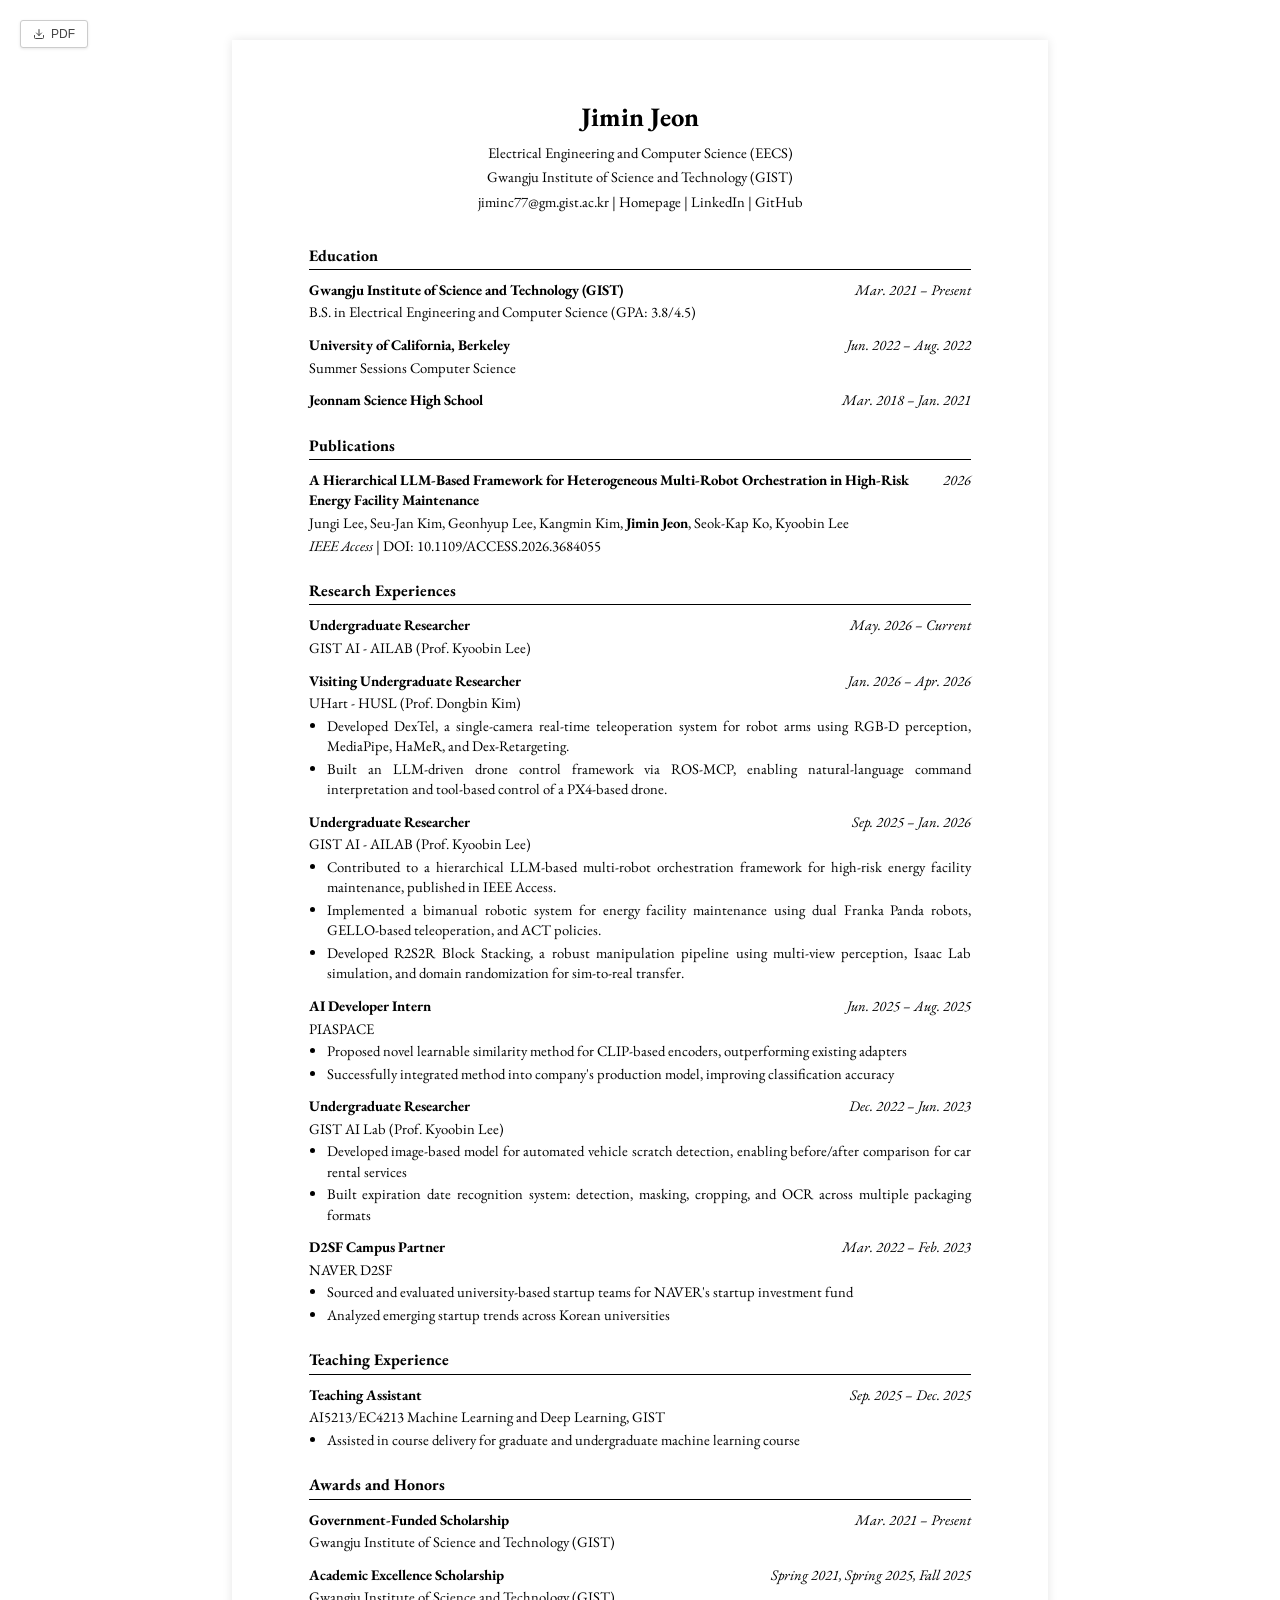
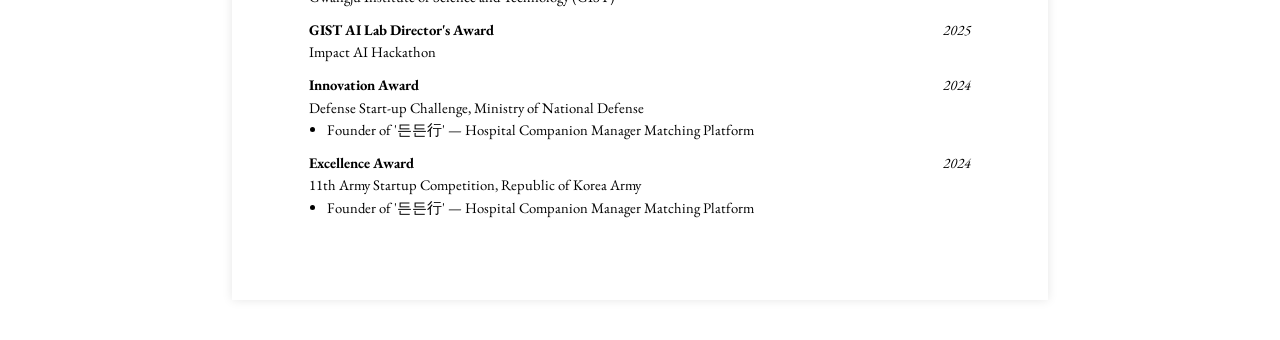
<file: cv.html>
<!DOCTYPE HTML>
<html lang="en">
  <head>
    <meta http-equiv="Content-Type" content="text/html; charset=UTF-8">
    <title>CV - Jimin Jeon</title>
    <meta name="author" content="Jimin Jeon">
    <meta name="viewport" content="width=device-width, initial-scale=1">
    <link rel="shortcut icon" href="images/favicon/favicon.ico" type="image/x-icon">
    <!-- Using EB Garamond for a polished academic look, similar to the reference's serif -->
    <link href="https://fonts.googleapis.com/css2?family=EB+Garamond:ital,wght@0,400;0,600;0,700;1,400&amp;display=swap"
      rel="stylesheet">
    <style>
      * {
        margin: 0;
        padding: 0;
        box-sizing: border-box;
      }

      body {
        font-family: 'EB Garamond', 'Times New Roman', serif;
        font-size: 11pt;
        line-height: 1.4;
        color: #000; /* Pure black for that LaTeX look */
        background: #fff;
      }

      .cv-container {
        max-width: 8.5in;
        margin: 0 auto;
        padding: 0.6in 0.8in; /* Matches the reference margins */
        min-height: 11in;
        position: relative;
      }

      /* Download Button - Top Left Fixed */
      .download-btn {
        position: fixed;
        top: 20px;
        left: 20px;
        background: white;
        color: #444;
        border: 1px solid #ccc;
        padding: 6px 12px;
        border-radius: 3px;
        font-family: sans-serif;
        font-size: 12px;
        cursor: pointer;
        text-decoration: none;
        display: flex;
        align-items: center;
        gap: 6px;
        z-index: 1000;
        transition: all 0.2s;
        box-shadow: 0 1px 3px rgba(0,0,0,0.1);
      }

      .download-btn:hover {
        background: #f5f5f5;
        border-color: #999;
        color: #000;
      }

      /* Header - Centered */
      .cv-header {
        text-align: center;
        margin-bottom: 2rem;
      }

      .cv-header h1 {
        font-size: 20pt; /* Large but not huge */
        font-weight: 700;
        margin-bottom: 8px;
        color: #000;
      }

      .header-details {
        font-size: 11pt;
        margin-bottom: 4px;
      }

      .header-contact a {
        color: #000;
        text-decoration: none;
      }

      .cv-container a {
        color: #000;
        text-decoration: none;
      }

      .cv-container a:hover {
        text-decoration: underline;
      }

      /* Sections */
      .cv-section {
        margin-bottom: 1.5rem;
      }

      .cv-section h2 {
        font-size: 12pt;
        font-weight: 700;
        border-bottom: 1px solid #000; /* Full width underline */
        padding-bottom: 2px;
        margin-bottom: 10px;
        color: #000;
      }

      /* Entries */
      .cv-entry {
        margin-bottom: 12px;
      }

      /* Line 1: Bold Title (Left) + Date (Right) */
      .entry-line-1 {
        display: flex;
        justify-content: space-between;
        align-items: baseline;
        gap: 16px;
        margin-bottom: 2px;
      }

      .entry-title {
        font-weight: 700;
        font-size: 11pt;
        flex: 1;
        min-width: 0;
      }

      .entry-date {
        font-style: italic;
        font-size: 11pt;
        text-align: right;
        flex-shrink: 0;
      }

      /* Line 2: Institution/Subtitle (Left) */
      .entry-line-2 {
        margin-bottom: 2px;
        font-size: 11pt;
      }

      /* Line 3+: Details */
      .entry-details ul {
        margin: 2px 0 0 18px; /* Indent bullets */
        padding: 0;
        list-style-type: disc;
      }

      .entry-details li {
        margin-bottom: 2px;
        text-align: justify;
        font-size: 11pt;
      }

      /* Misc Helpers */
      .bullet-point {
        margin-right: 4px;
      }

      /* Print Styles */
      @media print {
        @page {
          margin: 0.6in 0.8in;
          size: letter;
        }
        body {
          background: white;
          -webkit-print-color-adjust: exact;
        }
        .cv-container {
          padding: 0;
          margin: 0;
          width: 100%;
          max-width: 100%;
        }
        .download-btn, .back-link {
          display: none !important;
        }
        .cv-section {
          page-break-inside: avoid;
        }
      }

      /* Screen specific adjustments */
      @media screen {
        .cv-container {
          box-shadow: 0 0 10px rgba(0,0,0,0.1);
          margin-top: 40px;
          margin-bottom: 40px;
        }
      }
    </style>
  </head>

  <body>
    <!-- Download Button -->
    <button class="download-btn" onclick="window.print()">
      <svg width="12" height="12" viewBox="0 0 24 24" fill="none" stroke="currentColor" stroke-width="2" stroke-linecap="round" stroke-linejoin="round"><path d="M21 15v4a2 2 0 0 1-2 2H5a2 2 0 0 1-2-2v-4"></path><polyline points="7 10 12 15 17 10"></polyline><line x1="12" y1="15" x2="12" y2="3"></line></svg>
       PDF
    </button>

    <div class="cv-container">
      <!-- Header -->
      <header class="cv-header">
        <h1>Jimin Jeon</h1>
        <div class="header-details">Electrical Engineering and Computer Science (EECS)</div>
        <div class="header-details">Gwangju Institute of Science and Technology (GIST)</div>
        <div class="header-contact">
          <a href="mailto:jiminc77@gm.gist.ac.kr">jiminc77@gm.gist.ac.kr</a> |
          <a href="https://jiminc77.github.io/">Homepage</a> |
          <a href="https://www.linkedin.com/in/jimin-jeon-87782a283/">LinkedIn</a> |
          <a href="https://github.com/jiminc77">GitHub</a>
        </div>
      </header>

      <!-- Education Section -->
      <section class="cv-section">
        <h2>Education</h2>

        <div class="cv-entry">
          <div class="entry-line-1">
            <span class="entry-title">Gwangju Institute of Science and Technology (GIST)</span>
            <span class="entry-date">Mar. 2021 – Present</span>
          </div>
          <div class="entry-line-2">B.S. in Electrical Engineering and Computer Science (GPA: 3.8/4.5)</div>
        </div>

        <div class="cv-entry">
          <div class="entry-line-1">
            <span class="entry-title">University of California, Berkeley</span>
            <span class="entry-date">Jun. 2022 – Aug. 2022</span>
          </div>
          <div class="entry-line-2">Summer Sessions Computer Science</div>
        </div>

        <div class="cv-entry">
          <div class="entry-line-1">
            <span class="entry-title">Jeonnam Science High School</span>
            <span class="entry-date">Mar. 2018 – Jan. 2021</span>
          </div>
        </div>
      </section>

      <!-- Publications Section -->
      <section class="cv-section">
        <h2>Publications</h2>
      
        <div class="cv-entry">
          <div class="entry-line-1">
            <span class="entry-title">A Hierarchical LLM-Based Framework for Heterogeneous Multi-Robot Orchestration in
              High-Risk Energy Facility Maintenance</span>
            <span class="entry-date">2026</span>
          </div>
          <div class="entry-line-2">Jungi Lee, Seu-Jan Kim, Geonhyup Lee, Kangmin Kim, <strong>Jimin Jeon</strong>, Seok-Kap
            Ko, Kyoobin Lee</div>
          <div class="entry-line-2"><em>IEEE Access</em> | DOI: <a
              href="https://doi.org/10.1109/ACCESS.2026.3684055">10.1109/ACCESS.2026.3684055</a></div>
        </div>
      </section>

      <!-- Experience Section -->
      <section class="cv-section">
        <h2>Research Experiences</h2> <!-- Changed title to match reference style -->

          <div class="cv-entry">
            <div class="entry-line-1">
              <span class="entry-title">Undergraduate Researcher</span>
              <span class="entry-date">May. 2026 – Current</span>
            </div>
            <div class="entry-line-2">GIST AI - AILAB (Prof. Kyoobin Lee)</div>
          <div class="entry-details">
            <ul>
            </ul>
          </div>
        </div>

        <div class="cv-entry">
          <div class="entry-line-1">
            <span class="entry-title">Visiting Undergraduate Researcher</span>
            <span class="entry-date">Jan. 2026 – Apr. 2026</span>
            </div>
            <div class="entry-line-2">UHart - HUSL (Prof. Dongbin Kim)</div>
            <div class="entry-details">
              <ul>
                <li>Developed DexTel, a single-camera real-time teleoperation system for robot arms using RGB-D perception,
                  MediaPipe, HaMeR, and Dex-Retargeting.</li>
                <li>Built an LLM-driven drone control framework via ROS-MCP, enabling natural-language command interpretation and
                  tool-based control of a PX4-based drone.</li>
              </ul>
          </div>
          </div>
          
          <div class="cv-entry">
            <div class="entry-line-1">
              <span class="entry-title">Undergraduate Researcher</span>
              <span class="entry-date">Sep. 2025 – Jan. 2026</span>
            </div>
            <div class="entry-line-2">GIST AI - AILAB (Prof. Kyoobin Lee)</div>
          <div class="entry-details">
            <ul>
              <li>Contributed to a hierarchical LLM-based multi-robot orchestration framework for high-risk energy facility
                maintenance, published in IEEE Access.</li>
              <li>Implemented a bimanual robotic system for energy facility maintenance using dual Franka Panda robots, GELLO-based
                teleoperation, and ACT policies.</li>
              <li>Developed R2S2R Block Stacking, a robust manipulation pipeline using multi-view perception, Isaac Lab simulation,
                and domain randomization for sim-to-real transfer.</li>
            </ul>
          </div>
        </div>

        <div class="cv-entry">
          <div class="entry-line-1">
            <span class="entry-title">AI Developer Intern</span>
            <span class="entry-date">Jun. 2025 – Aug. 2025</span>
          </div>
          <div class="entry-line-2">PIASPACE</div>
          <div class="entry-details">
            <ul>
              <li>Proposed novel learnable similarity method for CLIP-based encoders, outperforming existing adapters</li>
              <li>Successfully integrated method into company's production model, improving classification accuracy</li>
            </ul>
          </div>
        </div>

        <div class="cv-entry">
          <div class="entry-line-1">
            <span class="entry-title">Undergraduate Researcher</span>
            <span class="entry-date">Dec. 2022 – Jun. 2023</span>
          </div>
          <div class="entry-line-2">GIST AI Lab (Prof. Kyoobin Lee)</div>
          <div class="entry-details">
            <ul>
              <li>Developed image-based model for automated vehicle scratch detection, enabling before/after comparison for car rental services</li>
              <li>Built expiration date recognition system: detection, masking, cropping, and OCR across multiple packaging formats</li>
            </ul>
          </div>
        </div>

        <div class="cv-entry">
          <div class="entry-line-1">
            <span class="entry-title">D2SF Campus Partner</span>
            <span class="entry-date">Mar. 2022 – Feb. 2023</span>
          </div>
          <div class="entry-line-2">NAVER D2SF</div>
          <div class="entry-details">
            <ul>
              <li>Sourced and evaluated university-based startup teams for NAVER's startup investment fund</li>
              <li>Analyzed emerging startup trends across Korean universities</li>
            </ul>
          </div>
        </div>
      </section>

      <!-- Teaching Section -->
      <section class="cv-section">
        <h2>Teaching Experience</h2>

        <div class="cv-entry">
          <div class="entry-line-1">
            <span class="entry-title">Teaching Assistant</span>
            <span class="entry-date">Sep. 2025 – Dec. 2025</span>
          </div>
          <div class="entry-line-2">AI5213/EC4213 Machine Learning and Deep Learning, GIST</div>
          <div class="entry-details">
            <ul>
              <li>Assisted in course delivery for graduate and undergraduate machine learning course</li>
            </ul>
          </div>
        </div>
      </section>

      <!-- Awards Section -->
      <section class="cv-section">
        <h2>Awards and Honors</h2> <!-- Title matched to reference style -->

        <div class="cv-entry">
          <div class="entry-line-1">
            <span class="entry-title">Government-Funded Scholarship</span>
            <span class="entry-date">Mar. 2021 – Present</span>
          </div>
          <div class="entry-line-2">Gwangju Institute of Science and Technology (GIST)</div>
        </div>
        
        <div class="cv-entry">
          <div class="entry-line-1">
            <span class="entry-title">Academic Excellence Scholarship</span>
            <span class="entry-date">Spring 2021, Spring 2025, Fall 2025</span>
          </div>
          <div class="entry-line-2">Gwangju Institute of Science and Technology (GIST)</div>
        </div>

        <div class="cv-entry">
          <div class="entry-line-1">
            <span class="entry-title">GIST AI Lab Director's Award</span>
            <span class="entry-date">2025</span>
          </div>
          <div class="entry-line-2">Impact AI Hackathon</div>
        </div>

        <div class="cv-entry">
          <div class="entry-line-1">
            <span class="entry-title">Innovation Award</span>
            <span class="entry-date">2024</span>
          </div>
          <div class="entry-line-2">Defense Start-up Challenge, Ministry of National Defense</div>
          <div class="entry-details">
            <ul>
              <li>Founder of '든든行' — Hospital Companion Manager Matching Platform</li>
            </ul>
          </div>
        </div>

        <div class="cv-entry">
          <div class="entry-line-1">
            <span class="entry-title">Excellence Award</span>
            <span class="entry-date">2024</span>
          </div>
          <div class="entry-line-2">11th Army Startup Competition, Republic of Korea Army</div>
          <div class="entry-details">
            <ul>
              <li>Founder of '든든行' — Hospital Companion Manager Matching Platform</li>
            </ul>
          </div>
        </div>
      </section>
    </div>
  </body>
</html>
</file>
